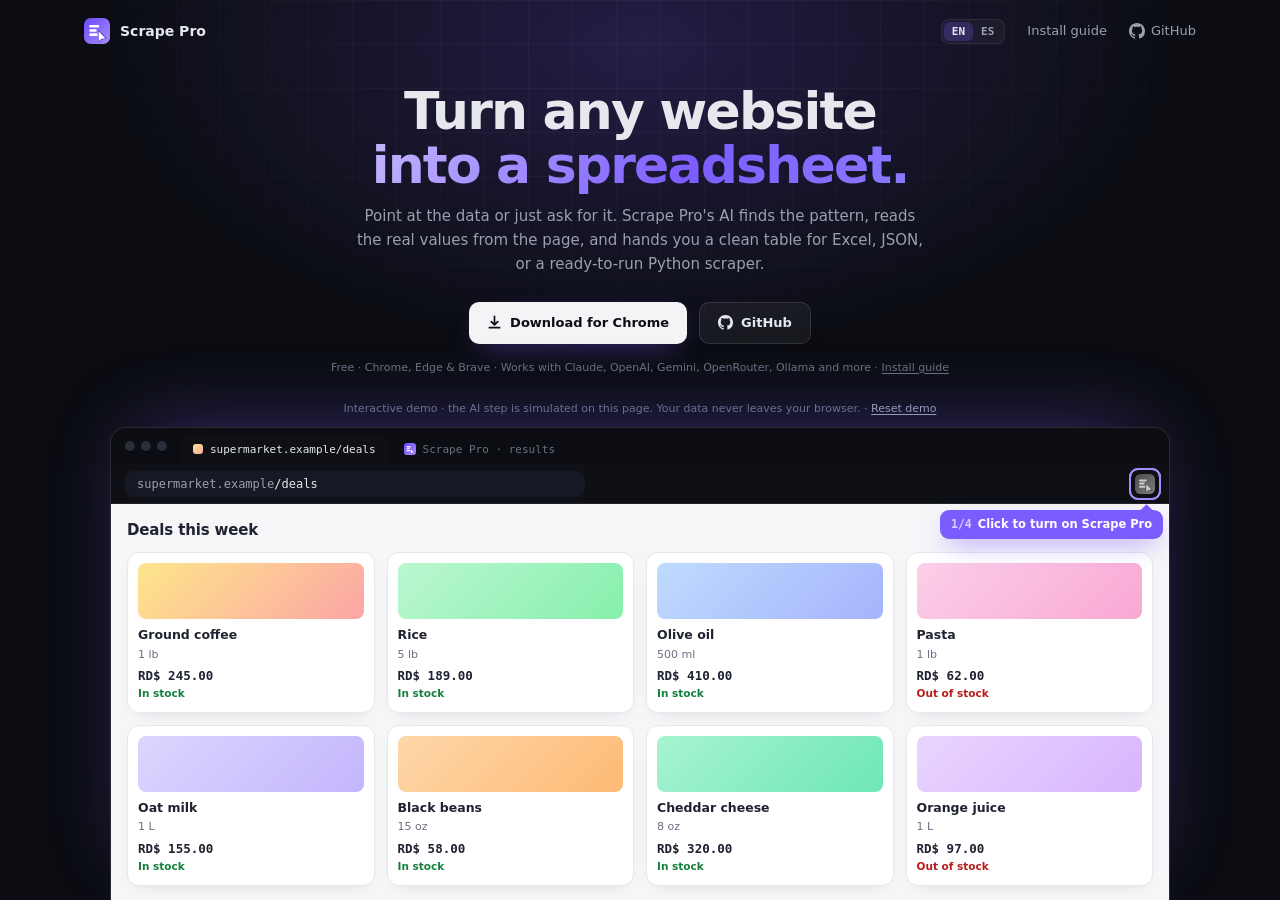
<file: docs/index.html>
<!DOCTYPE html>
<html lang="en">
<head>
  <meta charset="UTF-8">
  <meta name="viewport" content="width=device-width, initial-scale=1.0">
  <title>Scrape Pro · Turn any website into a spreadsheet</title>
  <meta name="description" content="A free Chrome extension: point at any website's data or just ask for it, and Scrape Pro turns it into a clean table for Excel, JSON, or a ready-to-run Python scraper.">
  <link rel="icon" type="image/png" href="icon32.png">
  <style>
    :root {
      --bg: #0B0D12; --panel: #11131A; --panel-2: #151823; --line: rgba(255,255,255,.08);
      --text: #E6E8EE; --muted: #9AA0AE; --faint: #6B7180;
      --violet: #7C5CFF; --violet-2: #A78BFA; --green: #22C55E;
      --sans: ui-sans-serif, system-ui, -apple-system, "Segoe UI", Roboto, sans-serif;
      --mono: ui-monospace, SFMono-Regular, Menlo, Consolas, monospace;
    }
    * { box-sizing: border-box; }
    html, body { margin: 0; height: 100%; }
    body { display: flex; flex-direction: column; min-height: 100vh; overflow-x: hidden;
      background: var(--bg); color: var(--text); font: 14px/1.6 var(--sans); -webkit-font-smoothing: antialiased; }
    /* One screen, no scrolling, on desktop. Phones and short screens can scroll. */
    @media (min-width: 900px) and (min-height: 660px) { body { height: 100vh; overflow: hidden; } }
    a { color: inherit; text-decoration: none; }

    /* ── background: faint data grid + violet glow ── */
    body::before { content: ""; position: fixed; inset: 0; z-index: 0; pointer-events: none;
      background-image: linear-gradient(rgba(255,255,255,.035) 1px, transparent 1px),
                        linear-gradient(90deg, rgba(255,255,255,.035) 1px, transparent 1px);
      background-size: 44px 44px;
      -webkit-mask-image: radial-gradient(ellipse 70% 60% at 50% 0%, #000 20%, transparent 75%);
              mask-image: radial-gradient(ellipse 70% 60% at 50% 0%, #000 20%, transparent 75%); }
    body::after { content: ""; position: fixed; left: 50%; top: -30vh; width: 1100px; height: 70vh; z-index: 0;
      transform: translateX(-50%); pointer-events: none;
      background: radial-gradient(closest-side, rgba(124,92,255,.22), transparent); }
    body > * { position: relative; z-index: 1; }

    /* ── nav ── */
    .nav { display: flex; align-items: center; justify-content: space-between; width: min(1160px, 100%); margin: 0 auto; padding: 18px 24px; }
    .brand { display: flex; align-items: center; gap: 10px; font-size: 14px; font-weight: 650; }
    .brand img { width: 26px; height: 26px; }
    .links { display: flex; align-items: center; gap: 22px; font-size: 13px; color: var(--muted); }
    .lang { display: inline-flex; padding: 2px; border-radius: 8px; background: rgba(255,255,255,.04); border: 1px solid var(--line); }
    .lang button { padding: 3px 8px; border: 0; border-radius: 6px; background: none; color: var(--muted); font: 600 11px var(--mono); cursor: pointer; }
    .lang button:hover { color: var(--text); }
    .lang button[aria-pressed="true"] { background: rgba(124,92,255,.24); color: var(--text); }
    .lang button:focus-visible { outline: 2px solid var(--violet); outline-offset: 1px; }
    .links a { display: inline-flex; align-items: center; gap: 6px; transition: color .15s; }
    .links a:hover { color: var(--text); }
    .links svg { width: 16px; height: 16px; }

    /* ── hero ── */
    .hero { padding: 1vh 24px 0; text-align: center; }
    h1 { margin: 1.4vh auto 1.4vh; max-width: 900px; font-size: clamp(28px, min(4.2vw, 6vh), 52px);
      line-height: 1.04; letter-spacing: -.035em; font-weight: 700; }
    .grad { background: linear-gradient(120deg, #C4B5FD, var(--violet) 60%, #8B7BFF);
      -webkit-background-clip: text; background-clip: text; color: transparent; }
    .lead { max-width: 580px; margin: 0 auto; color: var(--muted); font-size: clamp(13px, 1.7vh, 15px); }
    .cta { display: flex; flex-wrap: wrap; justify-content: center; gap: 12px; margin-top: 2.8vh; }
    .btn { display: inline-flex; align-items: center; gap: 8px; padding: 10px 18px; border-radius: 10px;
      font-size: 13px; font-weight: 650; transition: transform .15s, background .15s, box-shadow .15s; }
    .btn svg { width: 15px; height: 15px; }
    .btn-light { background: #F4F4F6; color: #0B0D12; box-shadow: 0 10px 30px -12px rgba(124,92,255,.6); }
    .btn-light:hover { background: #fff; transform: translateY(-1px); }
    .btn-dark { background: rgba(255,255,255,.05); border: 1px solid rgba(255,255,255,.12); }
    .btn-dark:hover { background: rgba(255,255,255,.09); }
    .fine { margin: 1.6vh 0 0; font-size: 11px; color: var(--faint); }
    .fine a { text-decoration: underline; text-underline-offset: 2px; }
    .fine a:hover { color: var(--muted); }
    .rise { animation: rise .6s ease-out both; }
    .d1 { animation-delay: .08s; } .d2 { animation-delay: .16s; } .d3 { animation-delay: .24s; } .d4 { animation-delay: .32s; }
    @keyframes rise { from { opacity: 0; transform: translateY(14px); } }

    /* ── interactive product preview: a mock browser, cropped at the bottom ── */
    .stage { position: relative; flex: 1; min-height: 300px; display: flex; flex-direction: column; margin-top: 2.6vh;
      animation: rise .8s .3s ease-out both; }
    @media (max-width: 899px), (max-height: 659px) { .stage { flex: none; height: 600px; } }
    .demo-caption { margin: 0 auto 10px; padding: 0 16px; font-size: 11px; color: var(--faint); text-align: center; }
    .demo-reset { padding: 0; border: 0; background: none; color: var(--muted); font: inherit; cursor: pointer;
      text-decoration: underline; text-underline-offset: 2px; }
    .demo-reset:hover { color: var(--text); }
    .frame { position: relative; flex: 1; min-height: 0; }
    .window { position: absolute; top: 0; bottom: 0; left: 50%; transform: translateX(-50%); display: flex; flex-direction: column;
      width: min(1060px, calc(100vw - 32px)); overflow: hidden; border-radius: 16px 16px 0 0;
      background: var(--panel); border: 1px solid rgba(255,255,255,.1); border-bottom: 0; box-shadow: 0 -20px 80px -30px rgba(124,92,255,.45); }

    /* browser chrome: tab strip + toolbar */
    .tabstrip { flex: none; height: 36px; display: flex; align-items: flex-end; gap: 14px; padding: 0 12px 0 14px; background: #0B0D12; }
    .dots { flex: none; display: flex; gap: 6px; align-self: center; }
    .dots i { width: 10px; height: 10px; border-radius: 50%; background: #2A2E3A; }
    .tabs { display: flex; gap: 4px; min-width: 0; }
    .tab { display: flex; align-items: center; gap: 7px; min-width: 0; max-width: 240px; height: 30px; padding: 0 12px; border: 0;
      border-radius: 8px 8px 0 0; background: transparent; color: var(--faint); font: 11px var(--mono); white-space: nowrap; cursor: pointer; }
    .tab:hover { color: var(--muted); background: rgba(255,255,255,.03); }
    .tab.active { background: #0E1016; color: var(--text); }
    .tab span { overflow: hidden; text-overflow: ellipsis; }
    .tab img { flex: none; width: 12px; height: 12px; }
    .tab .fav { flex: none; width: 10px; height: 10px; border-radius: 3px; background: linear-gradient(135deg, #FDE68A, #FCA5A5); }
    .toolbar { flex: none; height: 40px; display: flex; align-items: center; gap: 10px; padding: 0 8px 0 14px;
      background: #0E1016; border-bottom: 1px solid var(--line); }
    .url { flex: 1; max-width: 460px; min-width: 0; height: 26px; display: flex; align-items: center; padding: 0 12px; border-radius: 8px;
      background: #161923; color: var(--muted); font: 12px var(--mono); white-space: nowrap; overflow: hidden; }
    .url b { font-weight: 400; color: var(--text); }
    .ext { position: relative; flex: none; width: 32px; height: 32px; display: grid; place-items: center; margin-left: auto; padding: 0;
      border: 0; border-radius: 8px; background: transparent; cursor: pointer; }
    .ext:hover { background: rgba(255,255,255,.07); }
    .ext:focus-visible, .tab:focus-visible, .demo-reset:focus-visible { outline: 2px solid var(--violet); outline-offset: 1px; }
    .ext img { width: 20px; height: 20px; filter: grayscale(1) brightness(.8); transition: filter .15s; }
    .ext.on img { filter: none; }
    .ext:disabled { opacity: .4; cursor: not-allowed; }
    .ext .badge { position: absolute; right: -1px; bottom: 1px; padding: 0 3px; border-radius: 4px; background: var(--green); color: #fff;
      font: 700 8px/12px var(--sans); }

    /* the mock supermarket page */
    .viewport { position: relative; flex: 1; min-height: 0; }
    .page, .results { position: absolute; inset: 0; overflow: auto; overscroll-behavior: contain; }
    .page { background: #F6F6F8; color: #1F2230; }
    .page.picking .shop, .page.picking .shop * { cursor: crosshair; }
    .shop { padding: 14px 16px 18px; }
    .shop-head { display: flex; align-items: baseline; justify-content: space-between; gap: 10px; margin-bottom: 10px; }
    .shop-head h2 { margin: 0; font-size: 15px; letter-spacing: -.01em; }
    .shop-head p { margin: 0; font-size: 11px; color: #6B7080; }
    .grid { display: grid; grid-template-columns: repeat(4, minmax(0, 1fr)); gap: 12px; }
    @media (max-width: 900px) { .grid { grid-template-columns: repeat(3, minmax(0, 1fr)); } }
    @media (max-width: 600px) { .grid { grid-template-columns: repeat(2, minmax(0, 1fr)); gap: 10px; } }
    .product { display: flex; flex-direction: column; gap: 2px; padding: 10px; border-radius: 12px; background: #fff; color: #1F2230;
      border: 1px solid #E7E7EC; box-shadow: 0 6px 16px -12px rgba(0,0,0,.25); outline: none; }
    .product:focus-visible { box-shadow: 0 0 0 3px rgba(124,92,255,.45); }
    .product .img { height: 56px; margin-bottom: 6px; border-radius: 8px; }
    .product .name { font-size: 12.5px; font-weight: 600; line-height: 1.3; }
    .product .size { font-size: 11px; color: #6B7080; }
    .product .price { margin-top: 3px; font: 700 12.5px var(--mono); }
    .product .stock { font-size: 10.5px; font-weight: 600; color: #15803D; }
    .product .stock.out { color: #B91C1C; }
    .g1 { background: linear-gradient(135deg, #FDE68A, #FCA5A5); } .g2 { background: linear-gradient(135deg, #BBF7D0, #86EFAC); }
    .g3 { background: linear-gradient(135deg, #BFDBFE, #A5B4FC); } .g4 { background: linear-gradient(135deg, #FBCFE8, #F9A8D4); }
    .g5 { background: linear-gradient(135deg, #DDD6FE, #C4B5FD); } .g6 { background: linear-gradient(135deg, #FED7AA, #FDBA74); }
    .g7 { background: linear-gradient(135deg, #A7F3D0, #6EE7B7); } .g8 { background: linear-gradient(135deg, #E9D5FF, #D8B4FE); }

    /* picker outlines (same colors as the extension) */
    .pick-box { position: absolute; z-index: 5; display: none; border-radius: 6px; pointer-events: none; }
    .pick-box.show { display: block; }
    .pick-box.hover { border: 2px solid var(--violet); background: rgba(124,92,255,.08); box-shadow: 0 0 0 3px rgba(124,92,255,.16); }
    .pick-box.hover.adding { border-style: dashed; }
    .pick-box.selected { border: 2px solid var(--green); background: rgba(34,197,94,.08); box-shadow: 0 0 0 3px rgba(34,197,94,.16); }
    .pick-box.sweep { display: block; border: 2px solid var(--violet-2); background: rgba(167,139,250,.16); animation: sweep .45s ease-out forwards; }
    @keyframes sweep { 60% { opacity: 1; } to { opacity: 0; } }
    .pick-tag { position: absolute; left: -2px; bottom: calc(100% + 4px); padding: 2px 7px; border-radius: 6px; background: var(--violet);
      color: #fff; font: 600 10px/1.5 var(--mono); white-space: nowrap; }
    .pick-tag.inside { bottom: auto; top: 3px; left: 3px; }

    /* the Scrape Pro card (matches the extension) */
    .sp-card { position: absolute; z-index: 10; width: 290px; max-width: calc(100% - 16px); padding: 12px; border-radius: 14px;
      overflow: auto; overscroll-behavior: contain;
      background: rgba(17,19,26,.97); color: var(--text); border: 1px solid rgba(255,255,255,.08); cursor: auto;
      box-shadow: 0 24px 60px rgba(0,0,0,.35), 0 0 0 1px rgba(124,92,255,.25); font: 12px/1.45 var(--sans); animation: card-in .14s ease-out; }
    @keyframes card-in { from { opacity: 0; transform: translateY(6px) scale(.98); } }
    .sp-head { display: flex; align-items: center; gap: 7px; margin-bottom: 10px; }
    .sp-head b { flex: 1; font-size: 12.5px; }
    .chip { padding: 4px 6px; border-radius: 6px; font: 600 10.5px/1 var(--mono); color: #C4B5FD; background: rgba(124,92,255,.16); }
    .lnk, .x { border: 0; background: none; border-radius: 6px; cursor: pointer; }
    .lnk { padding: 3px 6px; color: var(--violet-2); font: 600 11px var(--sans); }
    .lnk:hover { background: rgba(124,92,255,.14); }
    .x { width: 22px; height: 22px; color: var(--muted); font-size: 12px; }
    .x:hover { background: rgba(255,255,255,.08); color: #fff; }
    .sp-row-head { display: flex; justify-content: space-between; margin-bottom: 4px; font-size: 10px; letter-spacing: .06em;
      text-transform: uppercase; color: var(--muted); }
    .sp-row-head .ok { color: #4ADE80; } .sp-row-head .warn { color: #FBBF24; }
    .sp-row { display: flex; gap: 6px; margin-bottom: 10px; }
    .sp-row code { flex: 1; min-width: 0; padding: 6px 8px; border-radius: 8px; background: #0B0D12; border: 1px solid rgba(255,255,255,.06);
      font: 11px/1.5 var(--mono); white-space: nowrap; overflow-x: auto; }
    .sp-sec { padding-top: 10px; border-top: 1px solid rgba(255,255,255,.08); }
    .sp-sec + .sp-sec { margin-top: 10px; }
    .sp-label { margin-bottom: 6px; font-size: 10px; letter-spacing: .06em; text-transform: uppercase; color: var(--muted); }
    .sp-input { width: 100%; height: 32px; padding: 0 10px; border-radius: 8px; background: #0B0D12; color: var(--text);
      border: 1px solid rgba(255,255,255,.12); font: 12px var(--sans); }
    .sp-input:focus { outline: 2px solid rgba(124,92,255,.5); border-color: var(--violet); }
    .sp-btn { min-height: 30px; padding: 0 10px; border: 0; border-radius: 8px; background: rgba(255,255,255,.08); color: var(--text);
      font: 600 11.5px var(--sans); cursor: pointer; }
    .sp-btn:hover { background: rgba(255,255,255,.14); }
    .sp-btn.done { background: rgba(34,197,94,.2); color: #4ADE80; }
    .sp-btn.primary { width: 100%; margin-top: 6px; color: #fff; background: linear-gradient(135deg, #7C5CFF, #A78BFA); }
    .sp-btn.primary:disabled { opacity: .75; cursor: progress; }
    .sp-btn.alt { width: 100%; background: rgba(124,92,255,.16); color: #C4B5FD; }
    .sp-btn.alt[aria-disabled="true"] { opacity: .5; cursor: not-allowed; }
    .sp-hint { margin: -4px 0 10px; font-size: 11px; color: var(--muted); }
    .sp-btn.small { min-height: 26px; padding: 0 9px; font-size: 11px; }
    .sp-btn.on { background: rgba(34,197,94,.2); color: #4ADE80; }
    .sp-msg { padding-top: 7px; font-size: 11.5px; color: #4ADE80; }
    .sp-msg.err { color: #FCA5A5; }

    /* the results tab (matches the extension's results page) */
    .results { padding: 14px 18px 20px; background: var(--bg); color: var(--text); }
    .r-top { display: flex; justify-content: space-between; align-items: baseline; gap: 10px; }
    .r-kicker { margin: 0; font: 600 10px var(--mono); letter-spacing: .08em; text-transform: uppercase; color: var(--violet-2); }
    .r-back { padding: 0; border: 0; background: none; color: var(--muted); font: 12px var(--sans); cursor: pointer; }
    .r-back:hover { color: var(--text); }
    .results h3 { margin: 3px 0 0; font-size: 17px; letter-spacing: -.01em; }
    .r-request { margin: 8px 0 0; padding: 5px 10px; border-left: 2px solid var(--violet); border-radius: 0 8px 8px 0;
      background: rgba(124,92,255,.08); color: #C9CDD6; font-size: 12px; }
    .r-note { margin: 8px 0 0; padding: 6px 10px; border-radius: 8px; background: rgba(251,191,36,.08); border: 1px solid rgba(251,191,36,.25);
      color: #FCD34D; font-size: 11.5px; }
    .r-tools { display: flex; flex-wrap: wrap; gap: 6px; align-items: center; margin: 12px 0 8px; }
    .r-filter { flex: 1; min-width: 140px; height: 30px; padding: 0 10px; border-radius: 8px; background: var(--panel); color: var(--text);
      border: 1px solid var(--line); font: 12px var(--sans); }
    .r-btn { height: 30px; padding: 0 10px; border: 1px solid var(--line); border-radius: 8px; background: var(--panel); color: var(--text);
      font: 600 11.5px var(--sans); white-space: nowrap; cursor: pointer; }
    .r-btn:hover { background: #1A1D27; }
    .r-btn.primary { border: 0; color: #fff; background: linear-gradient(135deg, #7C5CFF, #A78BFA); }
    .r-btn.done { color: #4ADE80; }
    .r-count { margin-bottom: 6px; color: var(--faint); font-size: 11px; }
    .r-table { overflow: auto; border: 1px solid var(--line); border-radius: 10px; background: var(--panel); }
    .r-table table { width: 100%; border-collapse: separate; border-spacing: 0; font-size: 12px; }
    .r-table th { position: sticky; top: 0; padding: 0; text-align: left; background: var(--panel-2); border-bottom: 1px solid var(--line); }
    .r-table th button { width: 100%; padding: 7px 12px; border: 0; background: none; color: var(--muted); text-align: left; white-space: nowrap;
      font: 600 10px var(--mono); letter-spacing: .04em; text-transform: uppercase; cursor: pointer; }
    .r-table th button:hover { color: var(--text); }
    .r-table .dir { margin-left: 4px; color: var(--violet-2); }
    .r-table td { max-width: 260px; padding: 7px 12px; overflow: hidden; text-overflow: ellipsis; white-space: nowrap;
      border-bottom: 1px solid rgba(255,255,255,.04); }
    .r-table td.num { width: 1%; color: var(--faint); font: 10.5px var(--mono); }
    .r-table td.link { color: #A5B4FC; }
    .r-table td.empty { color: var(--faint); }
    .r-how { margin: 10px 0 0; color: var(--faint); font: 11px/1.6 var(--mono); }

    /* coach marks: one small hint at a time */
    .coach { position: absolute; z-index: 20; max-width: 230px; padding: 7px 11px; border-radius: 9px; background: var(--violet); color: #fff;
      font: 600 11.5px/1.35 var(--sans); box-shadow: 0 10px 26px -8px rgba(124,92,255,.75); pointer-events: none; animation: coach-in .2s ease-out; }
    .coach::before { content: ""; position: absolute; left: var(--ax, 16px); width: 9px; height: 9px; background: inherit; transform: rotate(45deg); }
    .coach[data-side="below"]::before { top: -4px; }
    .coach[data-side="above"]::before { bottom: -4px; }
    .coach[data-side="none"]::before { display: none; }
    .coach .n { margin-right: 6px; opacity: .7; font-family: var(--mono); }
    @keyframes coach-in { from { opacity: 0; transform: translateY(4px); } }
    /* step 1 asks for attention: the hint bobs and the icon sends out a pulsing ring */
    .coach.attn { animation: coach-in .2s ease-out, bob 1.1s ease-in-out .2s infinite; }
    @keyframes bob { 50% { transform: translateY(5px); } }
    .ext.attn::before, .ext.attn::after { content: ""; position: absolute; inset: 0; border-radius: 9px; pointer-events: none;
      border: 2px solid var(--violet-2); animation: ring 1.6s ease-out infinite; }
    .ext.attn::after { animation-delay: .8s; }
    .ext.attn img { animation: nudge 1.6s ease-in-out infinite; }
    @keyframes ring { from { opacity: .9; transform: scale(.85); } to { opacity: 0; transform: scale(1.5); } }
    @keyframes nudge { 0%, 70%, 100% { transform: none; } 80% { transform: scale(1.18) rotate(-8deg); } 90% { transform: scale(1.1) rotate(6deg); } }

    @media (max-width: 700px) {
      .links a:not(.gh) { display: none; }
      .tabstrip { gap: 10px; }
      .tab { max-width: 150px; padding: 0 9px; }
      .results { padding: 12px; }
    }
    @media (prefers-reduced-motion: reduce) {
      *, *::before, *::after { animation: none !important; transition: none !important; }
    }
  </style>
</head>
<body>
  <nav class="nav">
    <a class="brand" href="#"><img src="logo.svg" alt="">Scrape Pro</a>
    <div class="links">
      <div class="lang" role="group" aria-label="Language / Idioma"><button type="button" data-lang="en" aria-pressed="true">EN</button><button type="button" data-lang="es" aria-pressed="false">ES</button></div>
      <a href="https://github.com/alejandrocimentada/Scrape-Pro/blob/main/INSTALL.md" data-i18n="installGuide">Install guide</a>
      <a class="gh" href="https://github.com/alejandrocimentada/Scrape-Pro">
        <svg viewBox="0 0 16 16" fill="currentColor" aria-hidden="true"><path d="M8 0C3.58 0 0 3.58 0 8c0 3.54 2.29 6.53 5.47 7.59.4.07.55-.17.55-.38 0-.19-.01-.82-.01-1.49-2.01.37-2.53-.49-2.69-.94-.09-.23-.48-.94-.82-1.13-.28-.15-.68-.52-.01-.53.63-.01 1.08.58 1.23.82.72 1.21 1.87.87 2.33.66.07-.52.28-.87.51-1.07-1.78-.2-3.64-.89-3.64-3.95 0-.87.31-1.59.82-2.15-.08-.2-.36-1.02.08-2.12 0 0 .67-.21 2.2.82.64-.18 1.32-.27 2-.27.68 0 1.36.09 2 .27 1.53-1.04 2.2-.82 2.2-.82.44 1.1.16 1.92.08 2.12.51.56.82 1.27.82 2.15 0 3.07-1.87 3.75-3.65 3.95.29.25.54.73.54 1.48 0 1.07-.01 1.93-.01 2.2 0 .21.15.46.55.38A8.013 8.013 0 0016 8c0-4.42-3.58-8-8-8z"/></svg>
        GitHub
      </a>
    </div>
  </nav>

  <header class="hero">
    <h1 class="rise d1" data-i18n-html="headline">Turn any website<br><span class="grad">into a spreadsheet.</span></h1>
    <p class="lead rise d2" data-i18n="lead">Point at the data or just ask for it. Scrape Pro's AI finds the pattern, reads the real values from the page, and hands you a clean table for Excel, JSON, or a ready-to-run Python scraper.</p>
    <div class="cta rise d3">
      <a class="btn btn-light" href="https://github.com/alejandrocimentada/Scrape-Pro/releases/latest/download/scrape-pro.zip">
        <svg viewBox="0 0 16 16" fill="none" stroke="currentColor" stroke-width="1.8" stroke-linecap="round" stroke-linejoin="round" aria-hidden="true"><path d="M8 1.5v9M4.5 7 8 10.5 11.5 7M2.5 13.5h11"/></svg>
        <span data-i18n="download">Download for Chrome</span>
      </a>
      <a class="btn btn-dark" href="https://github.com/alejandrocimentada/Scrape-Pro">
        <svg viewBox="0 0 16 16" fill="currentColor" aria-hidden="true"><path d="M8 0C3.58 0 0 3.58 0 8c0 3.54 2.29 6.53 5.47 7.59.4.07.55-.17.55-.38 0-.19-.01-.82-.01-1.49-2.01.37-2.53-.49-2.69-.94-.09-.23-.48-.94-.82-1.13-.28-.15-.68-.52-.01-.53.63-.01 1.08.58 1.23.82.72 1.21 1.87.87 2.33.66.07-.52.28-.87.51-1.07-1.78-.2-3.64-.89-3.64-3.95 0-.87.31-1.59.82-2.15-.08-.2-.36-1.02.08-2.12 0 0 .67-.21 2.2.82.64-.18 1.32-.27 2-.27.68 0 1.36.09 2 .27 1.53-1.04 2.2-.82 2.2-.82.44 1.1.16 1.92.08 2.12.51.56.82 1.27.82 2.15 0 3.07-1.87 3.75-3.65 3.95.29.25.54.73.54 1.48 0 1.07-.01 1.93-.01 2.2 0 .21.15.46.55.38A8.013 8.013 0 0016 8c0-4.42-3.58-8-8-8z"/></svg>
        GitHub
      </a>
    </div>
    <p class="fine rise d4">
      <span data-i18n="fine">Free · Chrome, Edge &amp; Brave · Works with Claude, OpenAI, Gemini, OpenRouter, Ollama and more ·</span>
      <a href="https://github.com/alejandrocimentada/Scrape-Pro/blob/main/INSTALL.md" data-i18n="installGuide">Install guide</a>
    </p>
  </header>

  <!-- Interactive demo. The AI step is simulated (demo.js); every value in the table is read from this mock page. -->
  <section class="stage" aria-label="Interactive demo">
    <p class="demo-caption">
      <span data-i18n="caption">Interactive demo · the AI step is simulated on this page. Your data never leaves your browser. ·</span>
      <button class="demo-reset" id="demoReset" type="button" data-i18n="reset">Reset demo</button>
    </p>
    <div class="frame">
      <div class="window" id="demo">
        <div class="tabstrip">
          <div class="dots"><i></i><i></i><i></i></div>
          <div class="tabs" role="tablist" aria-label="Browser tabs">
            <button class="tab active" id="tabPage" type="button" role="tab" aria-selected="true"><i class="fav"></i><span>supermarket.example/deals</span></button>
            <button class="tab" id="tabResults" type="button" role="tab" aria-selected="false" hidden><img src="logo.svg" alt=""><span data-i18n="resultsTab">Scrape Pro · results</span></button>
          </div>
        </div>
        <div class="toolbar">
          <div class="url" id="url">supermarket.example<b>/deals</b></div>
          <button class="ext" id="ext" type="button" aria-pressed="false" title="Scrape Pro: turn the picker on or off">
            <img src="logo.svg" alt="Scrape Pro"><span class="badge" hidden>ON</span>
          </button>
        </div>
        <div class="viewport">
          <div class="page" id="page">
            <div class="shop">
              <div class="shop-head"><h2 data-i18n="shopTitle">Deals this week</h2><p data-i18n="shopMeta">8 products · prices in RD$</p></div>
              <div class="grid">
                <a class="product" href="https://supermarket.example/p/1042"><div class="img g1" data-image="image-1042"></div><span class="name" data-i18n="p1042">Ground coffee</span><span class="size">1 lb</span><span class="price">RD$ 245.00</span><span class="stock" data-i18n="inStock">In stock</span></a>
                <a class="product" href="https://supermarket.example/p/1043"><div class="img g2" data-image="image-1043"></div><span class="name" data-i18n="p1043">Rice</span><span class="size">5 lb</span><span class="price">RD$ 189.00</span><span class="stock" data-i18n="inStock">In stock</span></a>
                <a class="product" href="https://supermarket.example/p/1044"><div class="img g3" data-image="image-1044"></div><span class="name" data-i18n="p1044">Olive oil</span><span class="size">500 ml</span><span class="price">RD$ 410.00</span><span class="stock" data-i18n="inStock">In stock</span></a>
                <a class="product" href="https://supermarket.example/p/1045"><div class="img g4" data-image="image-1045"></div><span class="name" data-i18n="p1045">Pasta</span><span class="size">1 lb</span><span class="price">RD$ 62.00</span><span class="stock out" data-i18n="outOfStock">Out of stock</span></a>
                <a class="product" href="https://supermarket.example/p/1046"><div class="img g5" data-image="image-1046"></div><span class="name" data-i18n="p1046">Oat milk</span><span class="size">1 L</span><span class="price">RD$ 155.00</span><span class="stock" data-i18n="inStock">In stock</span></a>
                <a class="product" href="https://supermarket.example/p/1047"><div class="img g6" data-image="image-1047"></div><span class="name" data-i18n="p1047">Black beans</span><span class="size">15 oz</span><span class="price">RD$ 58.00</span><span class="stock" data-i18n="inStock">In stock</span></a>
                <a class="product" href="https://supermarket.example/p/1048"><div class="img g7" data-image="image-1048"></div><span class="name" data-i18n="p1048">Cheddar cheese</span><span class="size">8 oz</span><span class="price">RD$ 320.00</span><span class="stock" data-i18n="inStock">In stock</span></a>
                <a class="product" href="https://supermarket.example/p/1049"><div class="img g8" data-image="image-1049"></div><span class="name" data-i18n="p1049">Orange juice</span><span class="size">1 L</span><span class="price">RD$ 97.00</span><span class="stock out" data-i18n="outOfStock">Out of stock</span></a>
              </div>
            </div>
          </div>
          <div class="results" id="results" hidden></div>
        </div>
      </div>
    </div>
  </section>
  <script src="i18n.js"></script>
  <script src="demo.js"></script>
</body>
</html>
</file>
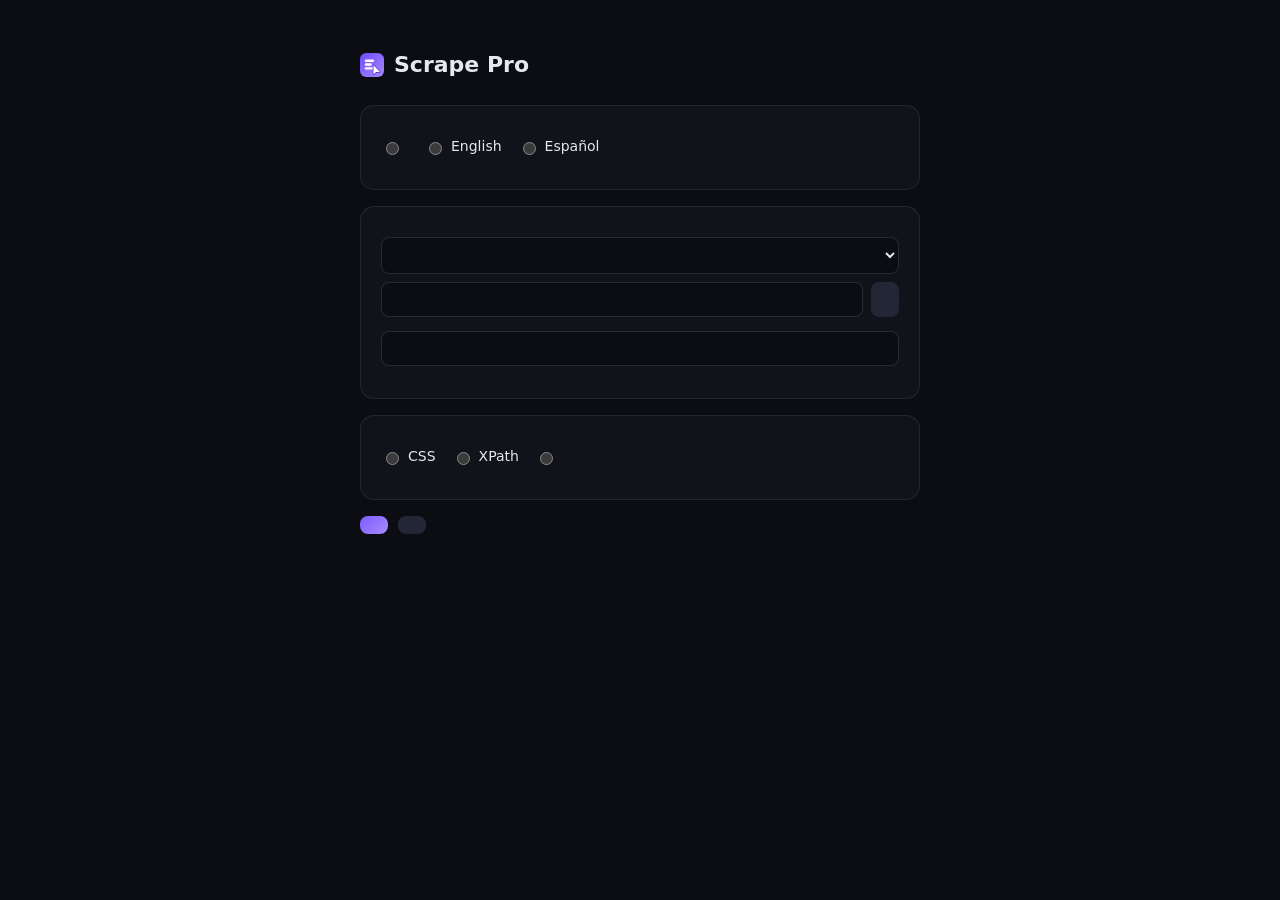
<file: scrape-pro/options.html>
<!doctype html>
<html>
<head>
  <meta charset="utf-8" />
  <title>Scrape Pro</title>
  <style>
    :root { color-scheme: dark; }
    [hidden] { display: none !important; }
    body { margin: 0; background: #0B0D12; color: #E6E8EE; font: 14px/1.5 system-ui, -apple-system, "Segoe UI", Roboto, sans-serif; }
    main { max-width: 560px; margin: 48px auto; padding: 0 20px; }
    h1 { margin: 0 0 4px; font-size: 22px; }
    .brand { display: flex; align-items: center; gap: 10px; }
    .mark { flex: none; width: 24px; height: 24px; }
    .lead { margin: 0 0 24px; color: #9AA0AE; }
    .card { margin-bottom: 16px; padding: 18px 20px; border-radius: 14px; background: #11131A; border: 1px solid rgba(255,255,255,.08); }
    h2 { margin: 0 0 12px; font-size: 13px; text-transform: uppercase; letter-spacing: .06em; color: #9AA0AE; }
    .choices { display: flex; gap: 16px; flex-wrap: wrap; }
    .choices label { display: flex; gap: 6px; align-items: center; cursor: pointer; }
    .field { display: block; margin-bottom: 14px; }
    .field > span { display: block; margin-bottom: 6px; font-size: 13px; color: #C9CDD6; }
    .inline { display: flex; gap: 8px; }
    input[type=password], input[type=text], select { flex: 1; width: 100%; box-sizing: border-box; padding: 9px 11px; border-radius: 8px;
      background: #0B0D12; color: #E6E8EE; border: 1px solid rgba(255,255,255,.12); font: 13px ui-monospace, Menlo, Consolas, monospace; }
    select { font-family: system-ui, sans-serif; }
    button { padding: 9px 14px; border: none; border-radius: 8px; background: #232735; color: #E6E8EE; font: 600 13px system-ui, sans-serif; cursor: pointer; }
    #save { background: linear-gradient(135deg, #7C5CFF, #A78BFA); color: #fff; }
    .note { margin: 4px 0 0; font-size: 12px; color: #9AA0AE; }
    #providerNote { margin: -6px 0 12px; color: #C4B5FD; }
    .actions { display: flex; align-items: center; gap: 10px; flex-wrap: wrap; }
    #status { font-size: 13px; color: #4ADE80; }
    #status.err { color: #FCA5A5; }
  </style>
</head>
<body>
  <main>
    <h1 class="brand">
      <svg class="mark" viewBox="0 0 128 128" aria-hidden="true">
        <defs>
          <linearGradient id="sp-grad" x1="0" y1="0" x2="1" y2="1">
            <stop offset="0" stop-color="#6D4AFF" /><stop offset="1" stop-color="#A78BFA" />
          </linearGradient>
        </defs>
        <rect width="128" height="128" rx="33.28" fill="url(#sp-grad)" />
        <g fill="#fff">
          <rect x="25.6" y="34.56" width="49.15" height="12.8" rx="6.4" />
          <rect x="25.6" y="55.04" width="36.86" height="12.8" rx="6.4" />
          <rect x="25.6" y="75.52" width="42.6" height="12.8" rx="6.4" />
          <path d="M71.68 64V115.2L86.02 101.89L106.5 100.86Z" stroke="#3B1FB0" stroke-width="5.76" stroke-linejoin="round" paint-order="stroke" />
        </g>
      </svg>
      Scrape Pro
    </h1>
    <p class="lead" data-i18n="optionsLead"></p>

    <section class="card">
      <h2 data-i18n="languageSection"></h2>
      <div class="field">
        <span data-i18n="interfaceLanguage"></span>
        <div class="choices">
          <label><input type="radio" name="uiLang" value="auto" /> <span data-i18n="langAuto"></span></label>
          <label><input type="radio" name="uiLang" value="en" /> English</label>
          <label><input type="radio" name="uiLang" value="es" /> Español</label>
        </div>
      </div>
    </section>

    <section class="card">
      <h2 data-i18n="aiProvider"></h2>
      <label class="field">
        <span data-i18n="provider"></span>
        <select id="provider"></select>
      </label>
      <p class="note" id="providerNote"></p>
      <label class="field" id="baseUrlField" hidden>
        <span data-i18n="endpointUrl"></span>
        <input id="baseUrl" type="text" placeholder="https://your-server.com/v1/chat/completions" spellcheck="false" />
      </label>
      <label class="field" id="keyField">
        <span data-i18n="apiKey"></span>
        <div class="inline">
          <input id="apiKey" type="password" autocomplete="off" spellcheck="false" />
          <button id="reveal" type="button"></button>
        </div>
      </label>
      <label class="field">
        <span data-i18n="modelId"></span>
        <input id="model" type="text" spellcheck="false" />
      </label>
      <p class="note" data-i18n="keysNote"></p>
    </section>

    <section class="card">
      <h2 data-i18n="pickerSection"></h2>
      <div class="field">
        <span data-i18n="selectorFormat"></span>
        <div class="choices">
          <label><input type="radio" name="format" value="css" /> CSS</label>
          <label><input type="radio" name="format" value="xpath" /> XPath</label>
          <label><input type="radio" name="format" value="both" /> <span data-i18n="both"></span></label>
        </div>
      </div>
    </section>

    <div class="actions">
      <button id="save" data-i18n="save"></button>
      <button id="test" type="button" data-i18n="testConnection"></button>
      <span id="status"></span>
    </div>
  </main>
  <script src="providers.js"></script>
  <script src="i18n.js"></script>
  <script src="options.js"></script>
</body>
</html>
</file>
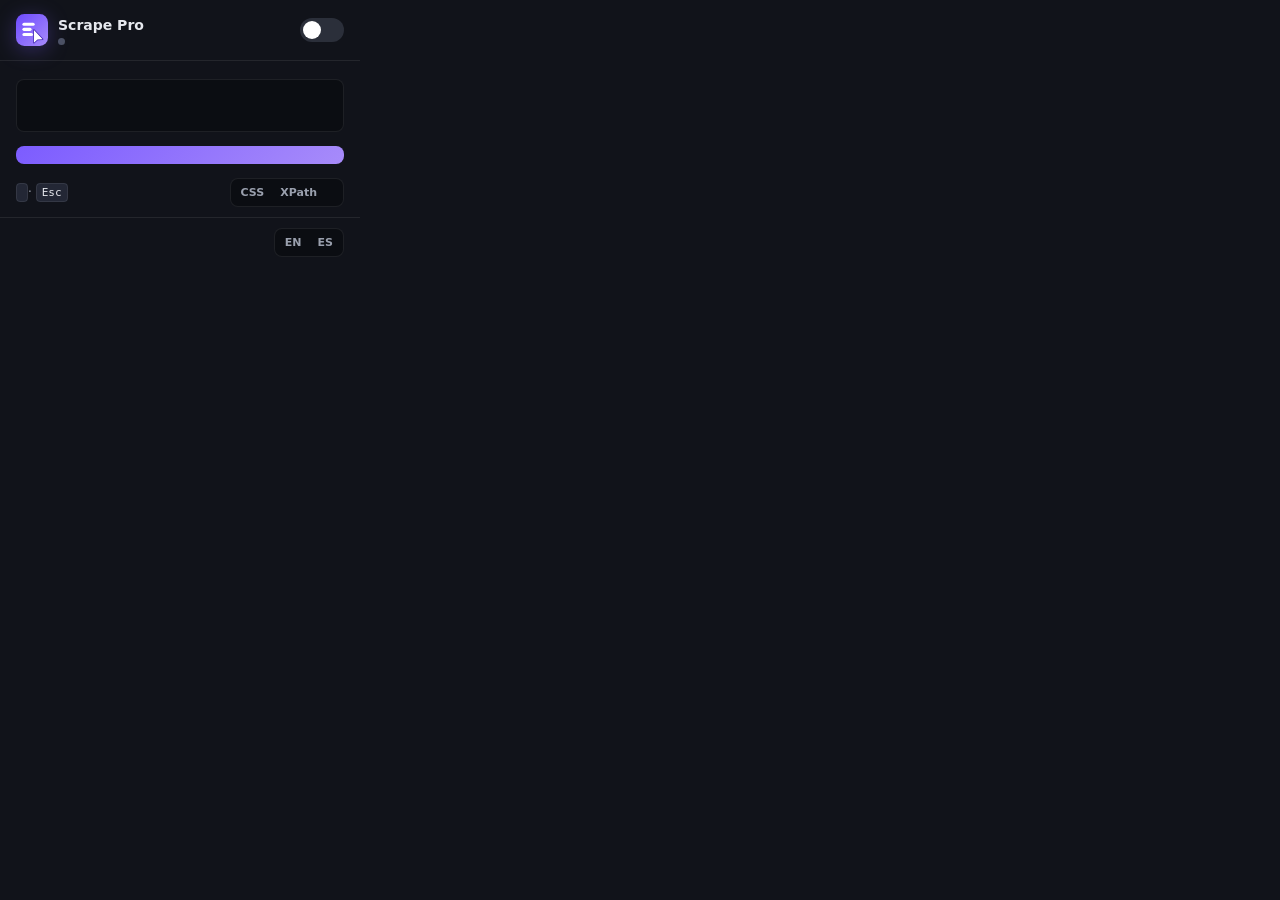
<file: scrape-pro/popup.html>
<!doctype html>
<html>
<head>
  <meta charset="utf-8" />
  <link rel="stylesheet" href="popup.css" />
</head>
<body>
  <header>
    <div class="brand">
      <svg class="logo" viewBox="0 0 128 128" aria-hidden="true">
        <defs>
          <linearGradient id="sp-grad" x1="0" y1="0" x2="1" y2="1">
            <stop offset="0" stop-color="#6D4AFF" /><stop offset="1" stop-color="#A78BFA" />
          </linearGradient>
        </defs>
        <rect width="128" height="128" rx="33.28" fill="url(#sp-grad)" />
        <g fill="#fff">
          <rect x="25.6" y="34.56" width="49.15" height="12.8" rx="6.4" />
          <rect x="25.6" y="55.04" width="36.86" height="12.8" rx="6.4" />
          <rect x="25.6" y="75.52" width="42.6" height="12.8" rx="6.4" />
          <path d="M71.68 64V115.2L86.02 101.89L106.5 100.86Z" stroke="#3B1FB0" stroke-width="5.76" stroke-linejoin="round" paint-order="stroke" />
        </g>
      </svg>
      <div>
        <h1>Scrape Pro</h1>
        <p class="version" id="version"></p>
        <p class="sub" id="status"></p>
      </div>
    </div>
    <button id="toggle" class="switch" role="switch" aria-checked="false" aria-label="Toggle picker">
      <span class="knob"></span>
    </button>
  </header>

  <div id="error" class="error" hidden></div>

  <section class="ask">
    <label for="askInput" data-i18n="askLabel"></label>
    <textarea id="askInput" rows="2" data-i18n-placeholder="askPlaceholder"></textarea>
    <button id="askBtn" class="ask-btn" data-i18n="extractTable"></button>
    <p id="askStatus" class="ask-status" hidden></p>
  </section>

  <div class="bar">
    <span class="hint">
      <kbd id="shortcut" data-i18n-title="changeShortcut"></kbd> <span data-i18n="picker"></span> ·
      <kbd>Esc</kbd> <span data-i18n="exit"></span>
    </span>
    <div class="seg" id="format">
      <button data-format="css">CSS</button>
      <button data-format="xpath">XPath</button>
      <button data-format="both" data-i18n="both"></button>
    </div>
  </div>

  <footer>
    <button id="options" class="link" data-i18n="settingsLink"></button>
    <div class="seg" id="uiLang" aria-label="Language">
      <button data-lang="en">EN</button>
      <button data-lang="es">ES</button>
    </div>
  </footer>

  <script src="i18n.js"></script>
  <script src="popup.js"></script>
</body>
</html>
</file>
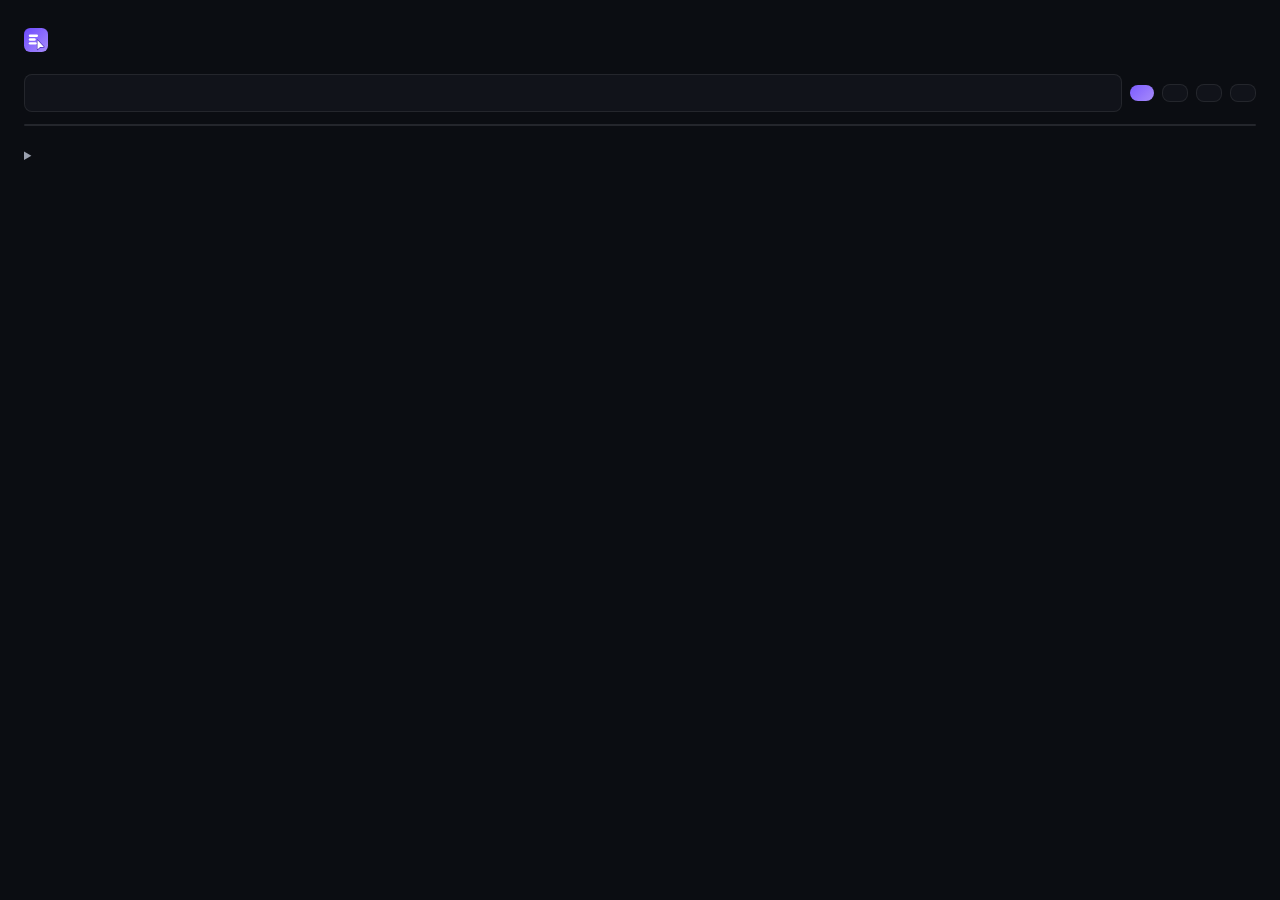
<file: scrape-pro/results.html>
<!doctype html>
<html>
<head>
  <meta charset="utf-8">
  <title>Extracted data</title>
  <style>
    :root { color-scheme: dark; --bg: #0B0D12; --panel: #11131A; --line: rgba(255,255,255,.08);
      --text: #E6E8EE; --muted: #9AA0AE; --faint: #6B7180; --accent: #7C5CFF; }
    * { box-sizing: border-box; }
    body { margin: 0; background: var(--bg); color: var(--text); font: 13px/1.5 system-ui, -apple-system, "Segoe UI", Roboto, sans-serif; }
    main { max-width: 1280px; margin: 0 auto; padding: 28px 24px 48px; }
    .brand { display: flex; align-items: center; gap: 10px; }
    .mark { flex: none; width: 24px; height: 24px; }
    .kicker { margin: 0; font: 600 11px ui-monospace, Menlo, Consolas, monospace; text-transform: uppercase; letter-spacing: .08em; color: #A78BFA; }
    h1 { margin: 6px 0 4px; font-size: 22px; letter-spacing: -.01em; }
    .meta { margin: 0; color: var(--muted); }
    .meta a { color: var(--muted); }
    .request { margin: 12px 0 0; padding: 8px 12px; border-left: 2px solid var(--accent); border-radius: 0 8px 8px 0;
      background: rgba(124,92,255,.08); color: #C9CDD6; }
    .toolbar { display: flex; flex-wrap: wrap; gap: 8px; align-items: center; margin: 22px 0 12px; }
    .search { flex: 1; min-width: 200px; padding: 8px 12px; border-radius: 8px; background: var(--panel); color: var(--text);
      border: 1px solid var(--line); font: inherit; }
    .btn { padding: 8px 12px; border: 1px solid var(--line); border-radius: 8px; background: var(--panel); color: var(--text);
      font: 600 12px system-ui, sans-serif; cursor: pointer; white-space: nowrap; }
    .btn:hover { background: #1A1D27; }
    .btn.primary { border: none; color: #fff; background: linear-gradient(135deg, #7C5CFF, #A78BFA); }
    .btn.done { color: #4ADE80; }
    .count { margin-bottom: 8px; color: var(--faint); font-size: 12px; }
    .table-wrap { overflow: auto; max-height: calc(100vh - 260px); border: 1px solid var(--line); border-radius: 12px; background: var(--panel); }
    table { width: 100%; border-collapse: separate; border-spacing: 0; }
    th { position: sticky; top: 0; z-index: 1; padding: 10px 12px; text-align: left; white-space: nowrap; cursor: pointer; user-select: none;
      background: #151823; color: var(--muted); border-bottom: 1px solid var(--line);
      font: 600 11px ui-monospace, Menlo, Consolas, monospace; text-transform: uppercase; letter-spacing: .04em; }
    th:hover { color: var(--text); }
    th .dir { margin-left: 4px; color: #A78BFA; }
    td { max-width: 380px; padding: 9px 12px; vertical-align: top; border-bottom: 1px solid rgba(255,255,255,.04);
      overflow: hidden; text-overflow: ellipsis; white-space: nowrap; }
    td.num { width: 1%; color: var(--faint); font: 11px ui-monospace, Menlo, Consolas, monospace; }
    td a { color: #A5B4FC; }
    td.empty-cell { color: var(--faint); }
    tr:hover td { background: rgba(124,92,255,.06); }
    details { margin-top: 20px; color: var(--muted); }
    summary { cursor: pointer; font-weight: 600; }
    .recipe { margin-top: 10px; padding: 12px; border-radius: 10px; background: var(--panel); border: 1px solid var(--line);
      font: 12px/1.7 ui-monospace, Menlo, Consolas, monospace; white-space: pre-wrap; color: #C9CDD6; }
    .empty { padding: 60px; text-align: center; color: var(--muted); }
  </style>
</head>
<body>
  <main>
    <div class="brand">
      <svg class="mark" viewBox="0 0 128 128" aria-hidden="true">
        <defs>
          <linearGradient id="sp-grad" x1="0" y1="0" x2="1" y2="1">
            <stop offset="0" stop-color="#6D4AFF" /><stop offset="1" stop-color="#A78BFA" />
          </linearGradient>
        </defs>
        <rect width="128" height="128" rx="33.28" fill="url(#sp-grad)" />
        <g fill="#fff">
          <rect x="25.6" y="34.56" width="49.15" height="12.8" rx="6.4" />
          <rect x="25.6" y="55.04" width="36.86" height="12.8" rx="6.4" />
          <rect x="25.6" y="75.52" width="42.6" height="12.8" rx="6.4" />
          <path d="M71.68 64V115.2L86.02 101.89L106.5 100.86Z" stroke="#3B1FB0" stroke-width="5.76" stroke-linejoin="round" paint-order="stroke" />
        </g>
      </svg>
      <p class="kicker" data-i18n="resultsKicker"></p>
    </div>
    <h1 id="title" data-i18n="loading"></h1>
    <p class="meta" id="meta"></p>
    <p class="request" id="request" hidden></p>

    <div class="toolbar">
      <input id="search" class="search" type="search" data-i18n-placeholder="filterRows">
      <button id="csv" class="btn primary" data-i18n="exportCsv"></button>
      <button id="tsv" class="btn" data-i18n="copySheets"></button>
      <button id="json" class="btn" data-i18n="exportJson"></button>
      <button id="py" class="btn" data-i18n="exportPy"></button>
    </div>

    <div class="count" id="count"></div>
    <div class="table-wrap">
      <table><thead id="thead"></thead><tbody id="tbody"></tbody></table>
    </div>

    <details>
      <summary data-i18n="howExtracted"></summary>
      <div class="recipe" id="recipe"></div>
    </details>
  </main>
  <script src="i18n.js"></script>
  <script src="results.js"></script>
</body>
</html>
</file>
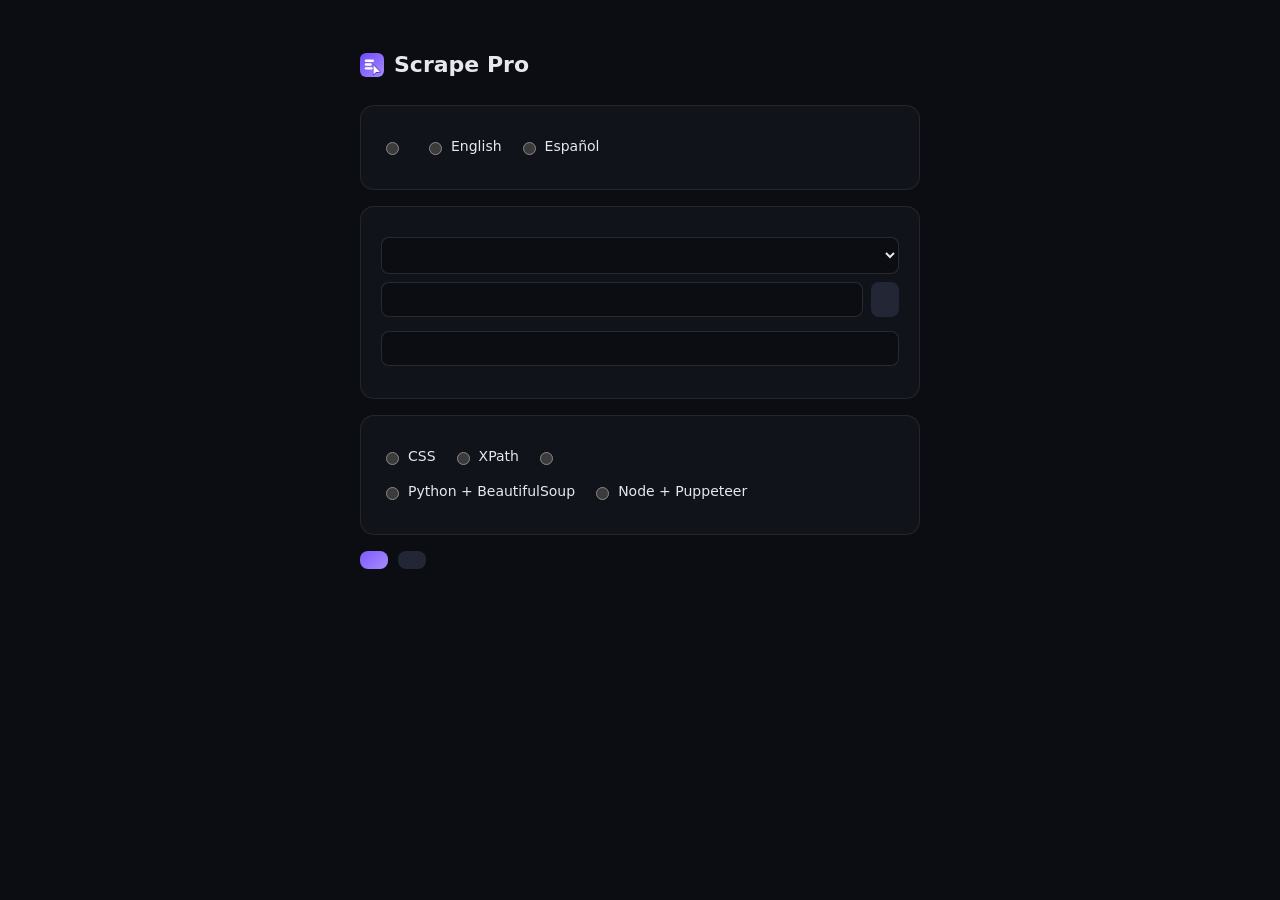
<file: selector-scout/options.html>
<!doctype html>
<html>
<head>
  <meta charset="utf-8" />
  <title>Scrape Pro</title>
  <style>
    :root { color-scheme: dark; }
    [hidden] { display: none !important; }
    body { margin: 0; background: #0B0D12; color: #E6E8EE; font: 14px/1.5 system-ui, -apple-system, "Segoe UI", Roboto, sans-serif; }
    main { max-width: 560px; margin: 48px auto; padding: 0 20px; }
    h1 { margin: 0 0 4px; font-size: 22px; }
    .brand { display: flex; align-items: center; gap: 10px; }
    .mark { flex: none; width: 24px; height: 24px; }
    .lead { margin: 0 0 24px; color: #9AA0AE; }
    .card { margin-bottom: 16px; padding: 18px 20px; border-radius: 14px; background: #11131A; border: 1px solid rgba(255,255,255,.08); }
    h2 { margin: 0 0 12px; font-size: 13px; text-transform: uppercase; letter-spacing: .06em; color: #9AA0AE; }
    .choices { display: flex; gap: 16px; flex-wrap: wrap; }
    .choices label { display: flex; gap: 6px; align-items: center; cursor: pointer; }
    .field { display: block; margin-bottom: 14px; }
    .field > span { display: block; margin-bottom: 6px; font-size: 13px; color: #C9CDD6; }
    .inline { display: flex; gap: 8px; }
    input[type=password], input[type=text], select { flex: 1; width: 100%; box-sizing: border-box; padding: 9px 11px; border-radius: 8px;
      background: #0B0D12; color: #E6E8EE; border: 1px solid rgba(255,255,255,.12); font: 13px ui-monospace, Menlo, Consolas, monospace; }
    select { font-family: system-ui, sans-serif; }
    button { padding: 9px 14px; border: none; border-radius: 8px; background: #232735; color: #E6E8EE; font: 600 13px system-ui, sans-serif; cursor: pointer; }
    #save { background: linear-gradient(135deg, #7C5CFF, #A78BFA); color: #fff; }
    .note { margin: 4px 0 0; font-size: 12px; color: #9AA0AE; }
    #providerNote { margin: -6px 0 12px; color: #C4B5FD; }
    .actions { display: flex; align-items: center; gap: 10px; flex-wrap: wrap; }
    #status { font-size: 13px; color: #4ADE80; }
    #status.err { color: #FCA5A5; }
  </style>
</head>
<body>
  <main>
    <h1 class="brand">
      <svg class="mark" viewBox="0 0 128 128" aria-hidden="true">
        <defs>
          <linearGradient id="sp-grad" x1="0" y1="0" x2="1" y2="1">
            <stop offset="0" stop-color="#6D4AFF" /><stop offset="1" stop-color="#A78BFA" />
          </linearGradient>
        </defs>
        <rect width="128" height="128" rx="33.28" fill="url(#sp-grad)" />
        <g fill="#fff">
          <rect x="25.6" y="34.56" width="49.15" height="12.8" rx="6.4" />
          <rect x="25.6" y="55.04" width="36.86" height="12.8" rx="6.4" />
          <rect x="25.6" y="75.52" width="42.6" height="12.8" rx="6.4" />
          <path d="M71.68 64V115.2L86.02 101.89L106.5 100.86Z" stroke="#3B1FB0" stroke-width="5.76" stroke-linejoin="round" paint-order="stroke" />
        </g>
      </svg>
      Scrape Pro
    </h1>
    <p class="lead" data-i18n="optionsLead"></p>

    <section class="card">
      <h2 data-i18n="languageSection"></h2>
      <div class="field">
        <span data-i18n="interfaceLanguage"></span>
        <div class="choices">
          <label><input type="radio" name="uiLang" value="auto" /> <span data-i18n="langAuto"></span></label>
          <label><input type="radio" name="uiLang" value="en" /> English</label>
          <label><input type="radio" name="uiLang" value="es" /> Español</label>
        </div>
      </div>
    </section>

    <section class="card">
      <h2 data-i18n="aiProvider"></h2>
      <label class="field">
        <span data-i18n="provider"></span>
        <select id="provider"></select>
      </label>
      <p class="note" id="providerNote"></p>
      <label class="field" id="baseUrlField" hidden>
        <span data-i18n="endpointUrl"></span>
        <input id="baseUrl" type="text" placeholder="https://your-server.com/v1/chat/completions" spellcheck="false" />
      </label>
      <label class="field" id="keyField">
        <span data-i18n="apiKey"></span>
        <div class="inline">
          <input id="apiKey" type="password" autocomplete="off" spellcheck="false" />
          <button id="reveal" type="button"></button>
        </div>
      </label>
      <label class="field">
        <span data-i18n="modelId"></span>
        <input id="model" type="text" spellcheck="false" />
      </label>
      <p class="note" data-i18n="keysNote"></p>
    </section>

    <section class="card">
      <h2 data-i18n="pickerSection"></h2>
      <div class="field">
        <span data-i18n="selectorFormat"></span>
        <div class="choices">
          <label><input type="radio" name="format" value="css" /> CSS</label>
          <label><input type="radio" name="format" value="xpath" /> XPath</label>
          <label><input type="radio" name="format" value="both" /> <span data-i18n="both"></span></label>
        </div>
      </div>
      <div class="field">
        <span data-i18n="defaultScraperLang"></span>
        <div class="choices">
          <label><input type="radio" name="lang" value="python" /> Python + BeautifulSoup</label>
          <label><input type="radio" name="lang" value="puppeteer" /> Node + Puppeteer</label>
        </div>
      </div>
    </section>

    <div class="actions">
      <button id="save" data-i18n="save"></button>
      <button id="test" type="button" data-i18n="testConnection"></button>
      <span id="status"></span>
    </div>
  </main>
  <script src="providers.js"></script>
  <script src="i18n.js"></script>
  <script src="options.js"></script>
</body>
</html>
</file>
<file: scrape-pro/popup.css>
:root {
  color-scheme: dark;
  --bg: #11131A; --line: rgba(255,255,255,.08);
  --text: #E6E8EE; --muted: #9AA0AE; --accent: #7C5CFF; --green: #22C55E;
}
* { box-sizing: border-box; }
body { margin: 0; width: 360px; background: var(--bg); color: var(--text);
  font: 13px/1.45 system-ui, -apple-system, "Segoe UI", Roboto, sans-serif; }

header { display: flex; align-items: center; justify-content: space-between; padding: 14px 16px; border-bottom: 1px solid var(--line); }
.brand { display: flex; gap: 10px; align-items: center; }
.logo { flex: none; width: 32px; height: 32px; filter: drop-shadow(0 4px 10px rgba(124,92,255,.3)); }
.version { margin: 1px 0 2px; font: 11px ui-monospace, Menlo, Consolas, monospace; color: #6B7180; }
h1 { margin: 0; font-size: 14px; }
.sub { margin: 0; display: flex; align-items: center; gap: 6px; font-size: 12px; color: var(--muted); }
.sub::before { content: ''; width: 7px; height: 7px; border-radius: 50%; background: #4B5162; }
body.on .sub { color: #4ADE80; }
body.on .sub::before { background: var(--green); box-shadow: 0 0 0 3px rgba(34,197,94,.2); }

.switch { position: relative; width: 44px; height: 24px; border: none; border-radius: 999px; background: #2B2F3A; cursor: pointer; transition: background .18s; }
.switch .knob { position: absolute; top: 3px; left: 3px; width: 18px; height: 18px; border-radius: 50%; background: #fff; transition: transform .18s; }
body.on .switch { background: var(--accent); }
body.on .switch .knob { transform: translateX(20px); }

.error { margin: 10px 16px 0; padding: 8px 10px; border-radius: 8px; background: rgba(239,68,68,.12); color: #FCA5A5; font-size: 12px; }

.bar { display: flex; justify-content: space-between; align-items: center; gap: 10px; padding: 10px 16px; }
.hint { color: var(--muted); font-size: 12px; }
kbd { font: 11px ui-monospace, Menlo, Consolas, monospace; padding: 2px 5px; border-radius: 4px; background: #232735; border: 1px solid var(--line); color: var(--text); }
#shortcut { cursor: pointer; }
.seg { display: flex; padding: 2px; border-radius: 8px; background: #0B0D12; border: 1px solid var(--line); }
.seg button { border: none; background: none; color: var(--muted); font: 600 11px system-ui, sans-serif; padding: 5px 8px; border-radius: 6px; cursor: pointer; }
.seg button.active { background: #232735; color: var(--text); }

.link { border: none; background: none; padding: 0; color: #A78BFA; font: 600 12px system-ui, sans-serif; cursor: pointer; }
footer { padding: 10px 16px 14px; border-top: 1px solid var(--line); }

.ask { padding: 12px 16px 4px; }
.ask label { display: block; margin-bottom: 6px; font-size: 12px; color: var(--muted); }
.ask textarea { width: 100%; resize: none; padding: 8px 10px; border-radius: 8px; background: #0B0D12; color: var(--text);
  border: 1px solid var(--line); font: 12.5px/1.4 system-ui, sans-serif; }
.ask textarea:focus { outline: 2px solid rgba(124,92,255,.5); border-color: var(--accent); }
.ask-btn { width: 100%; margin-top: 8px; padding: 9px; border: none; border-radius: 8px; cursor: pointer; color: #fff;
  font: 600 12.5px system-ui, sans-serif; background: linear-gradient(135deg, #7C5CFF, #A78BFA); }
.ask-btn:disabled { opacity: .7; cursor: progress; }
.ask-status { margin: 8px 0 0; font-size: 12px; color: var(--muted); }
.ask-status.err { color: #FCA5A5; }
footer { display: flex; justify-content: space-between; align-items: center; }
</file>
